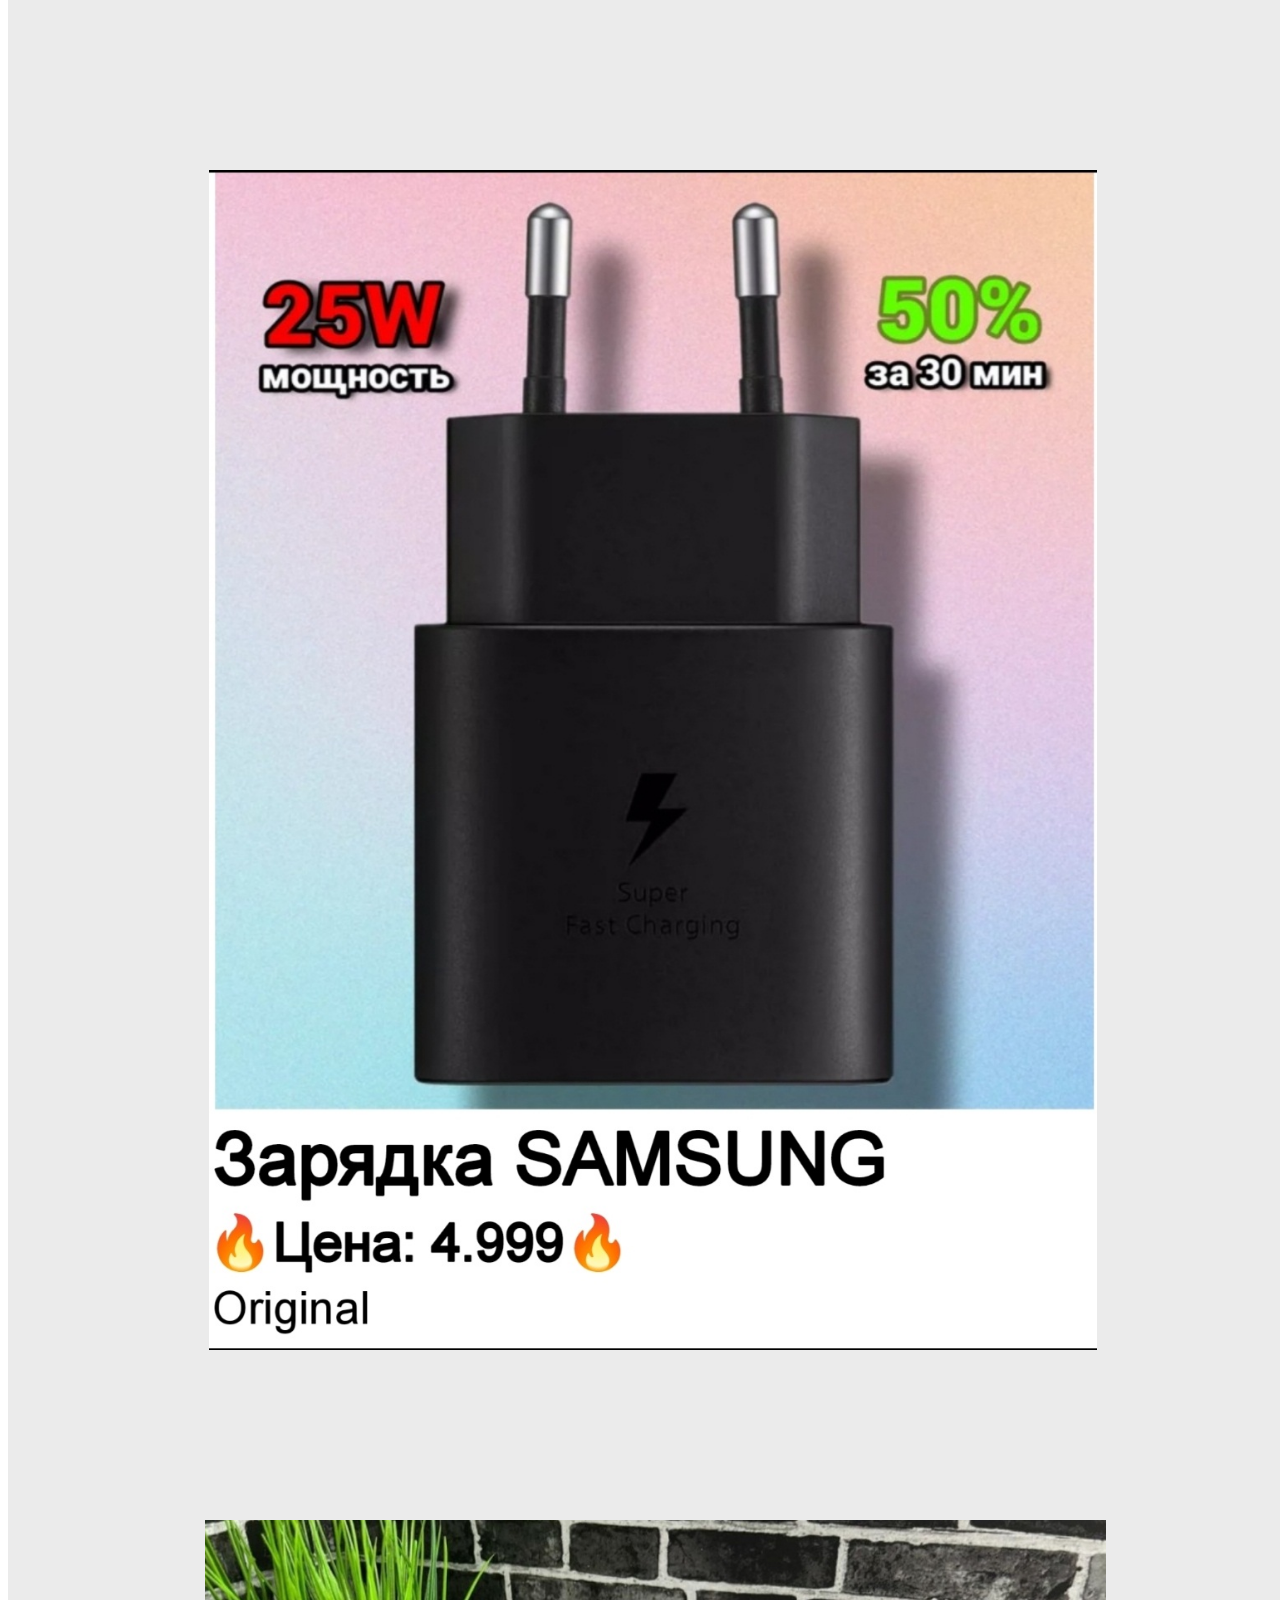
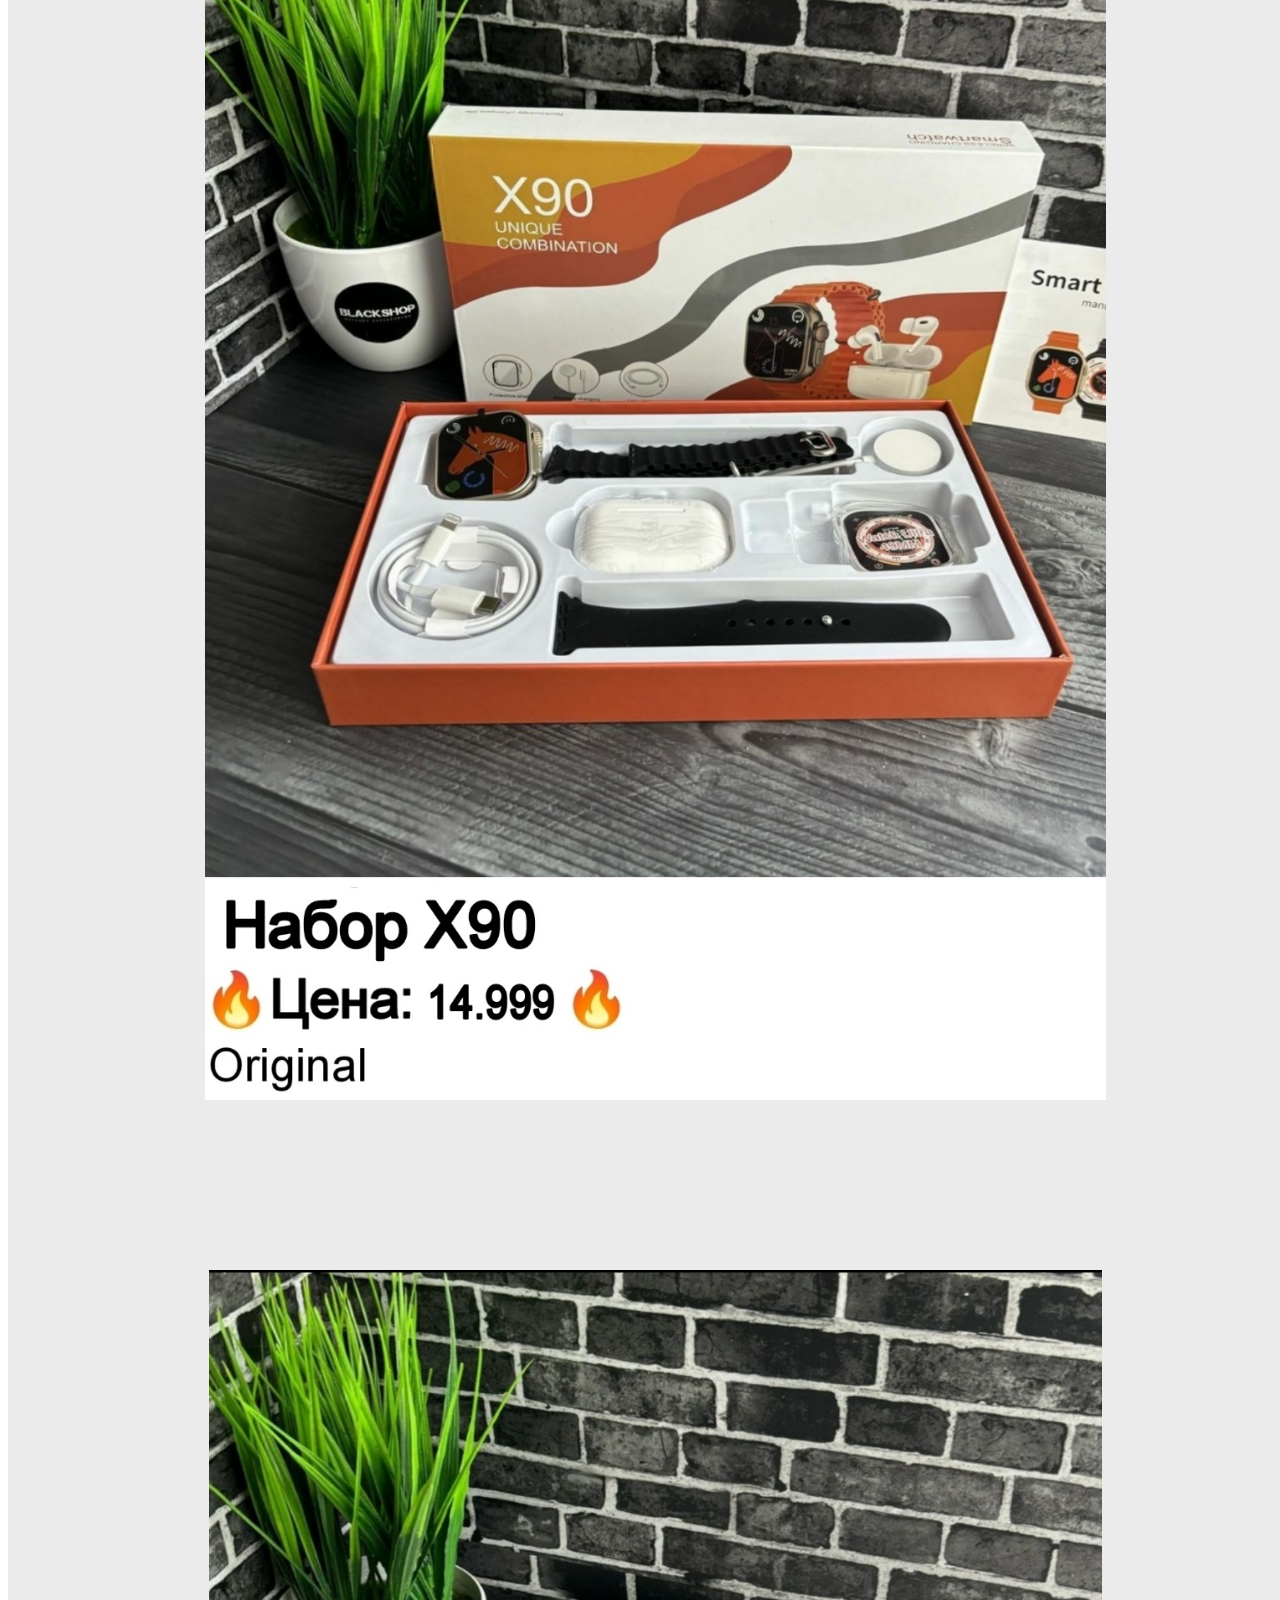
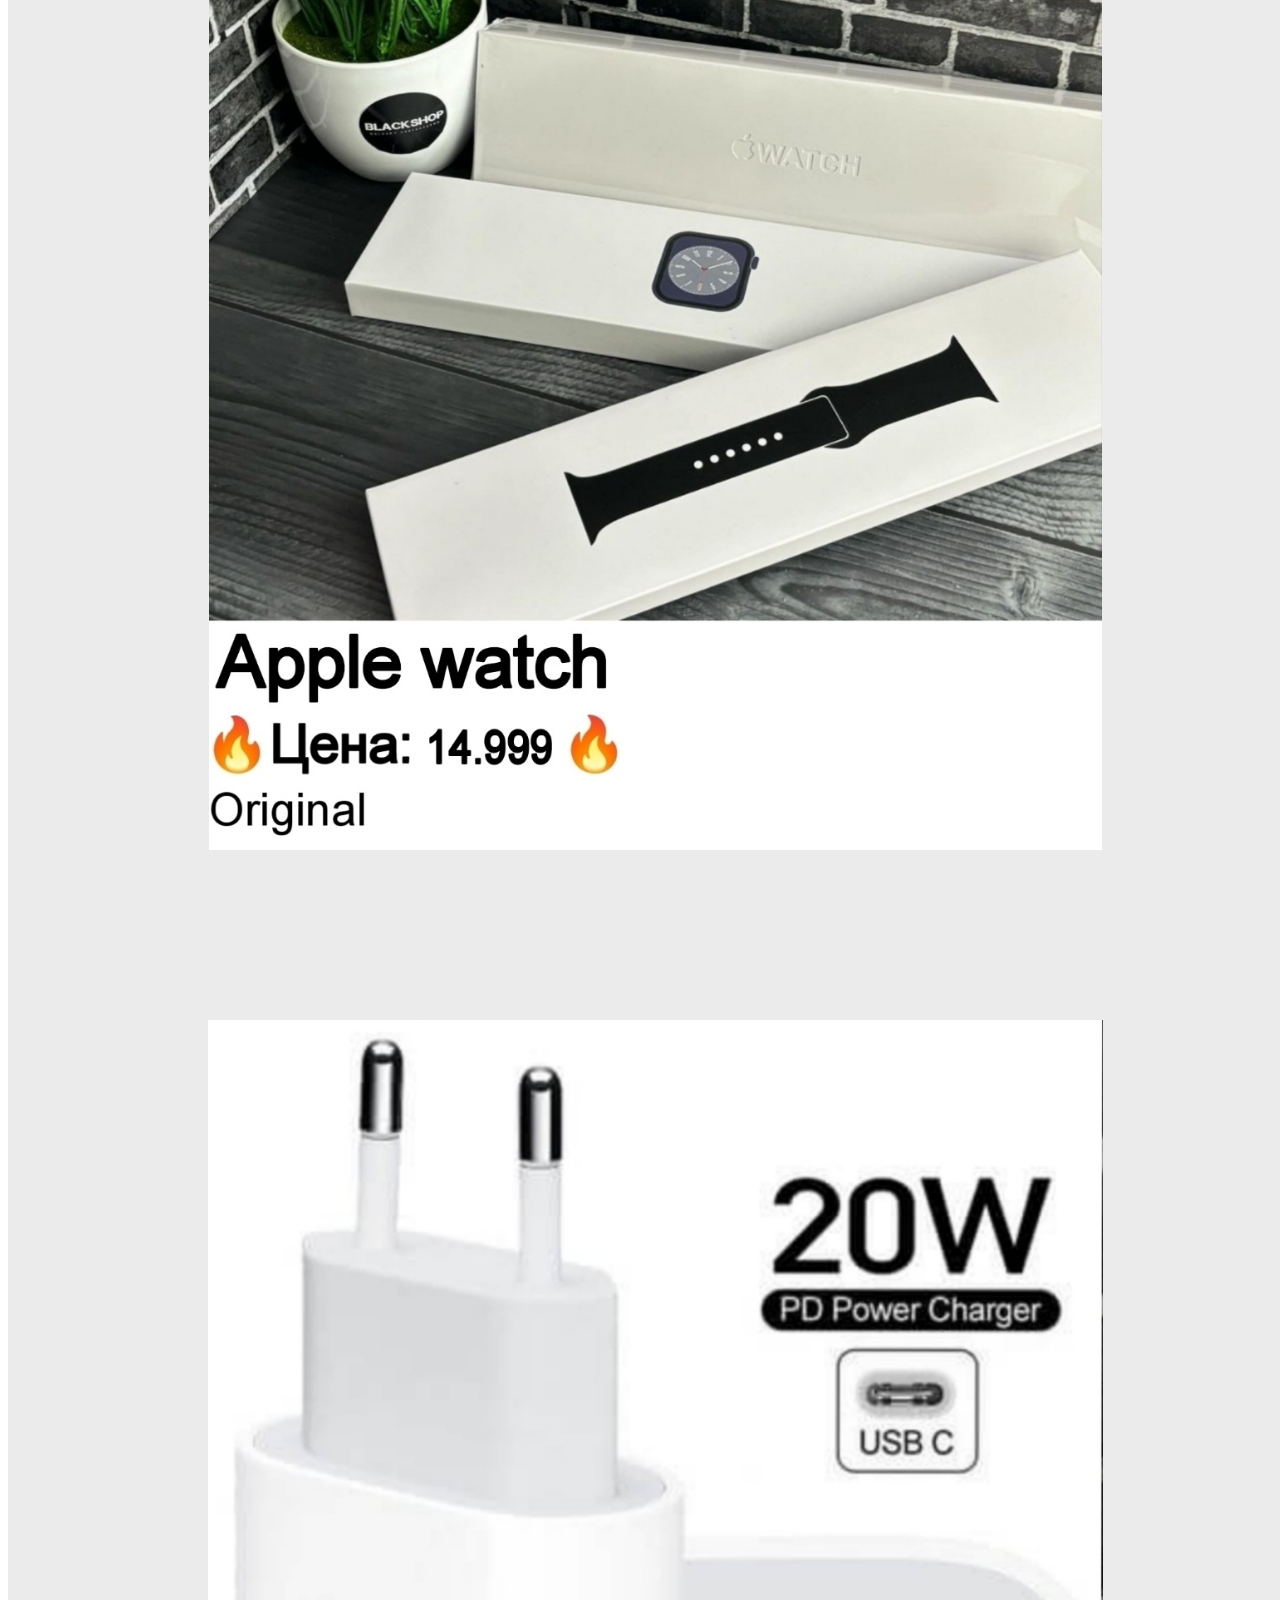
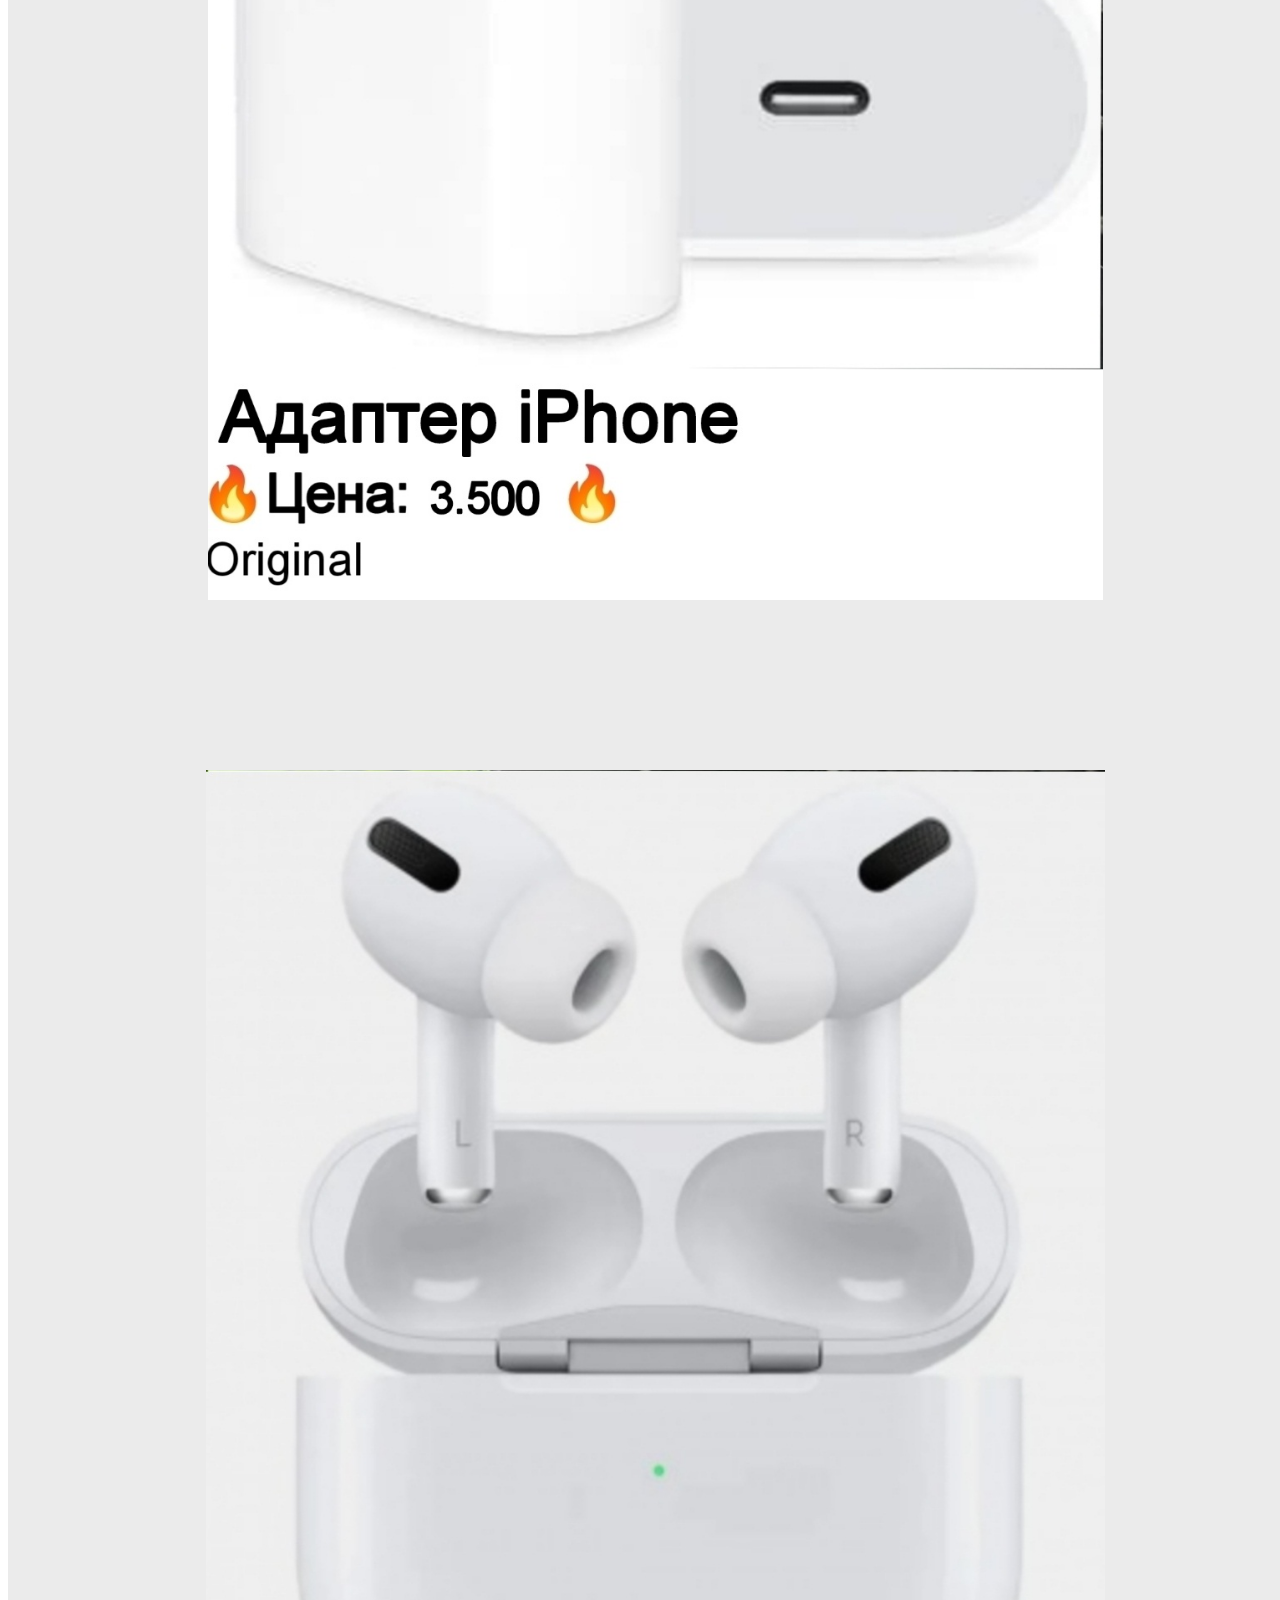
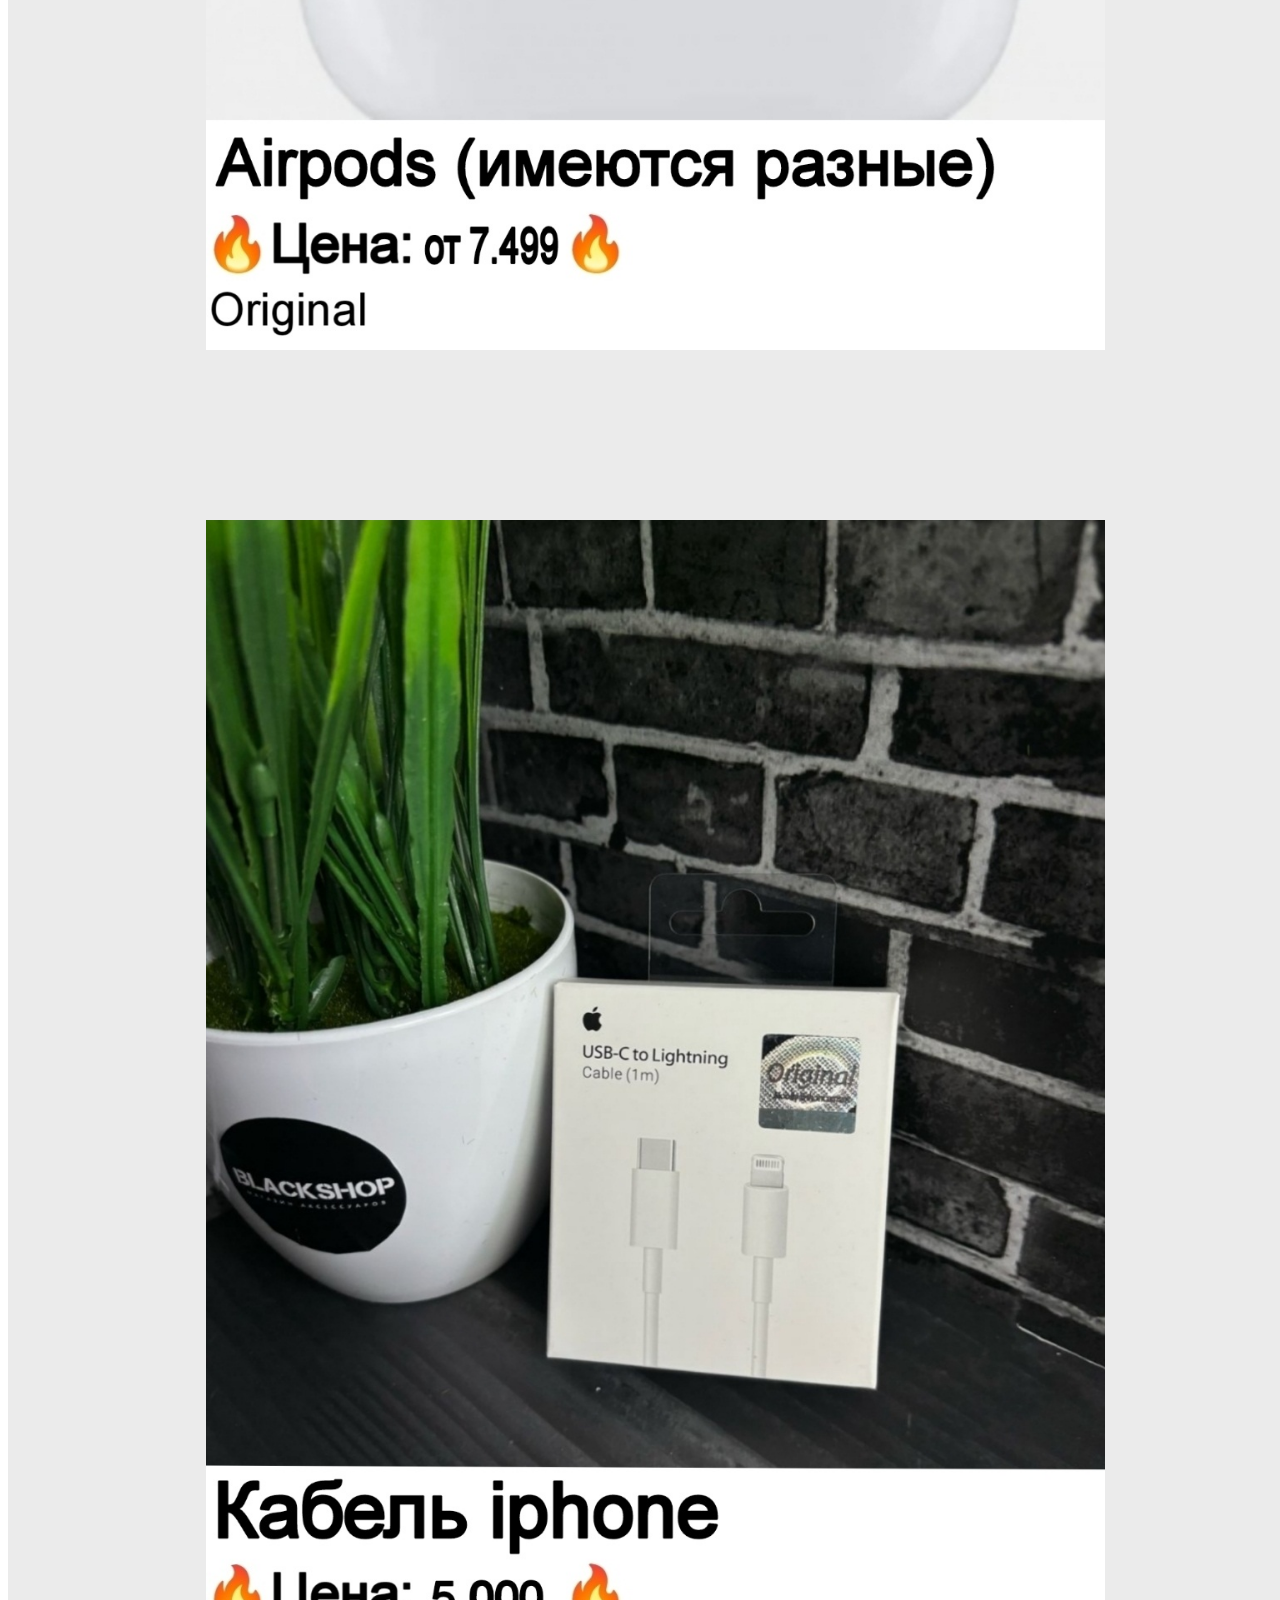
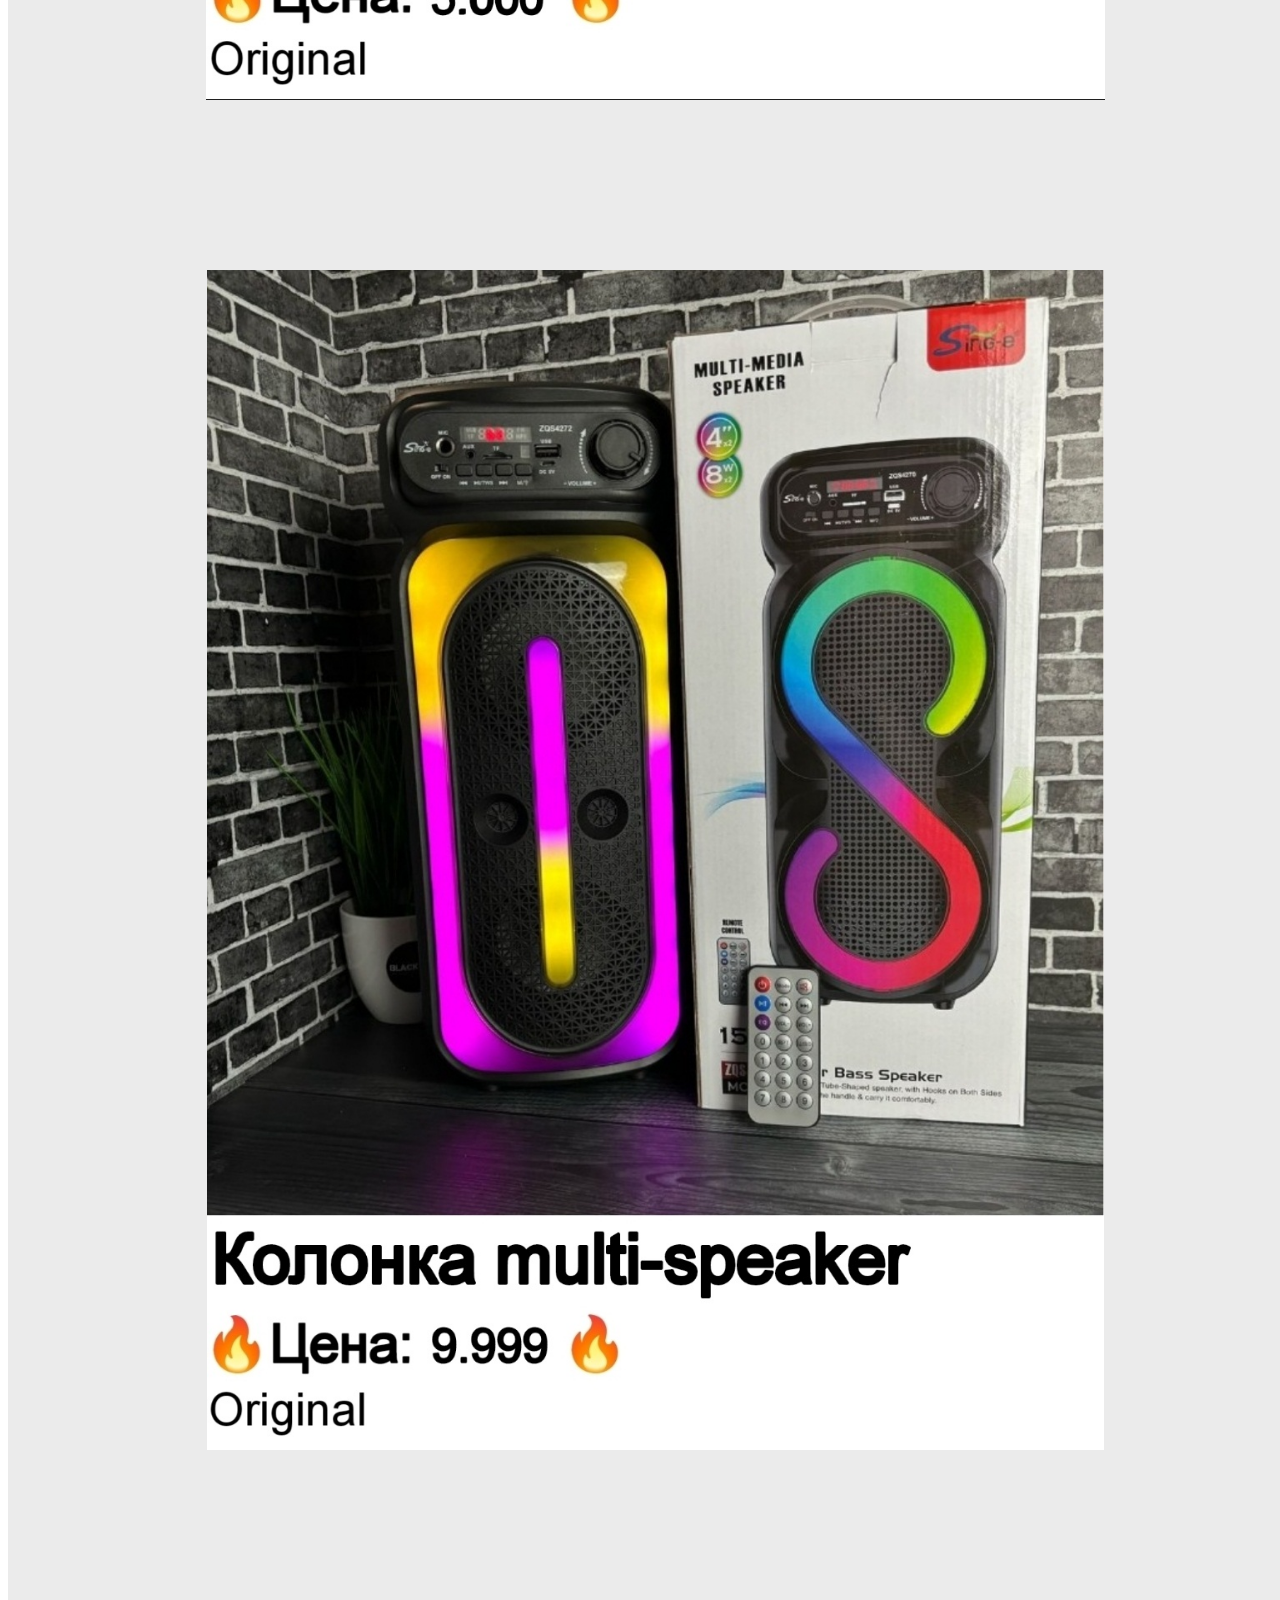
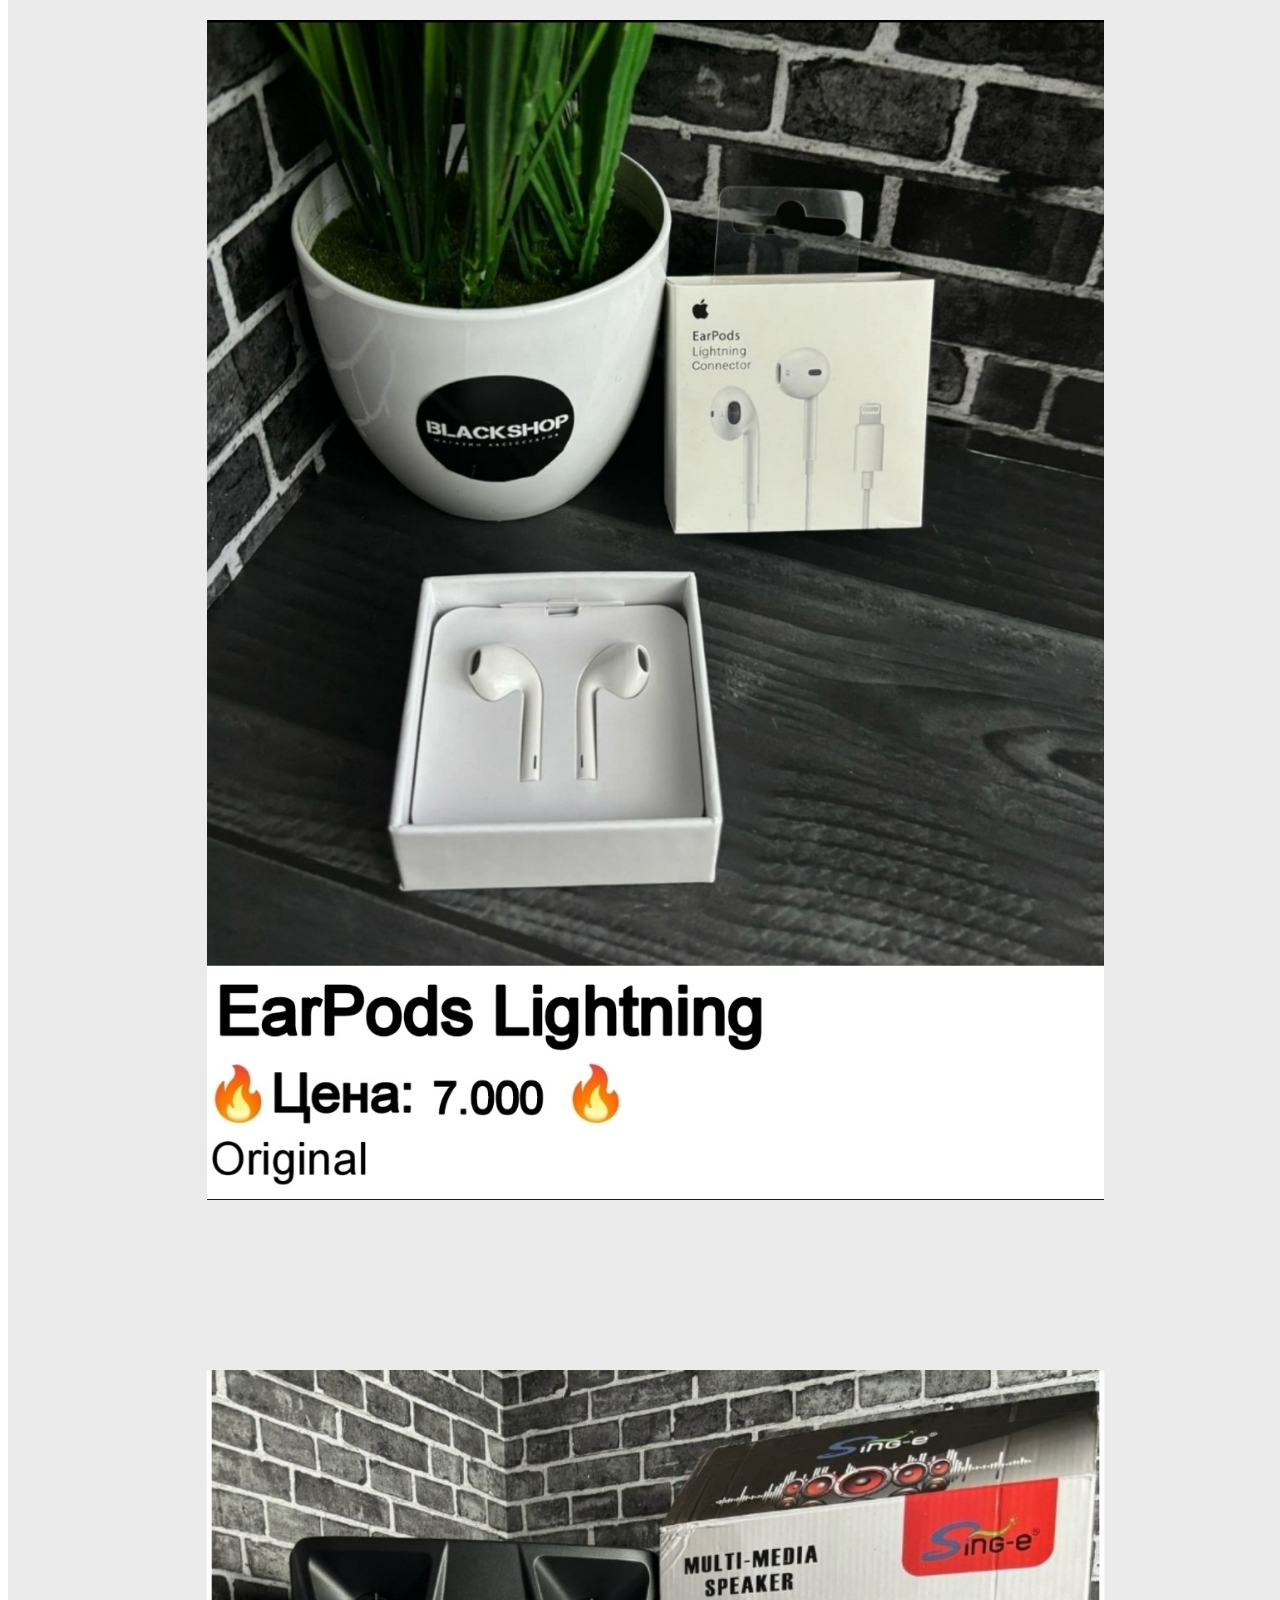
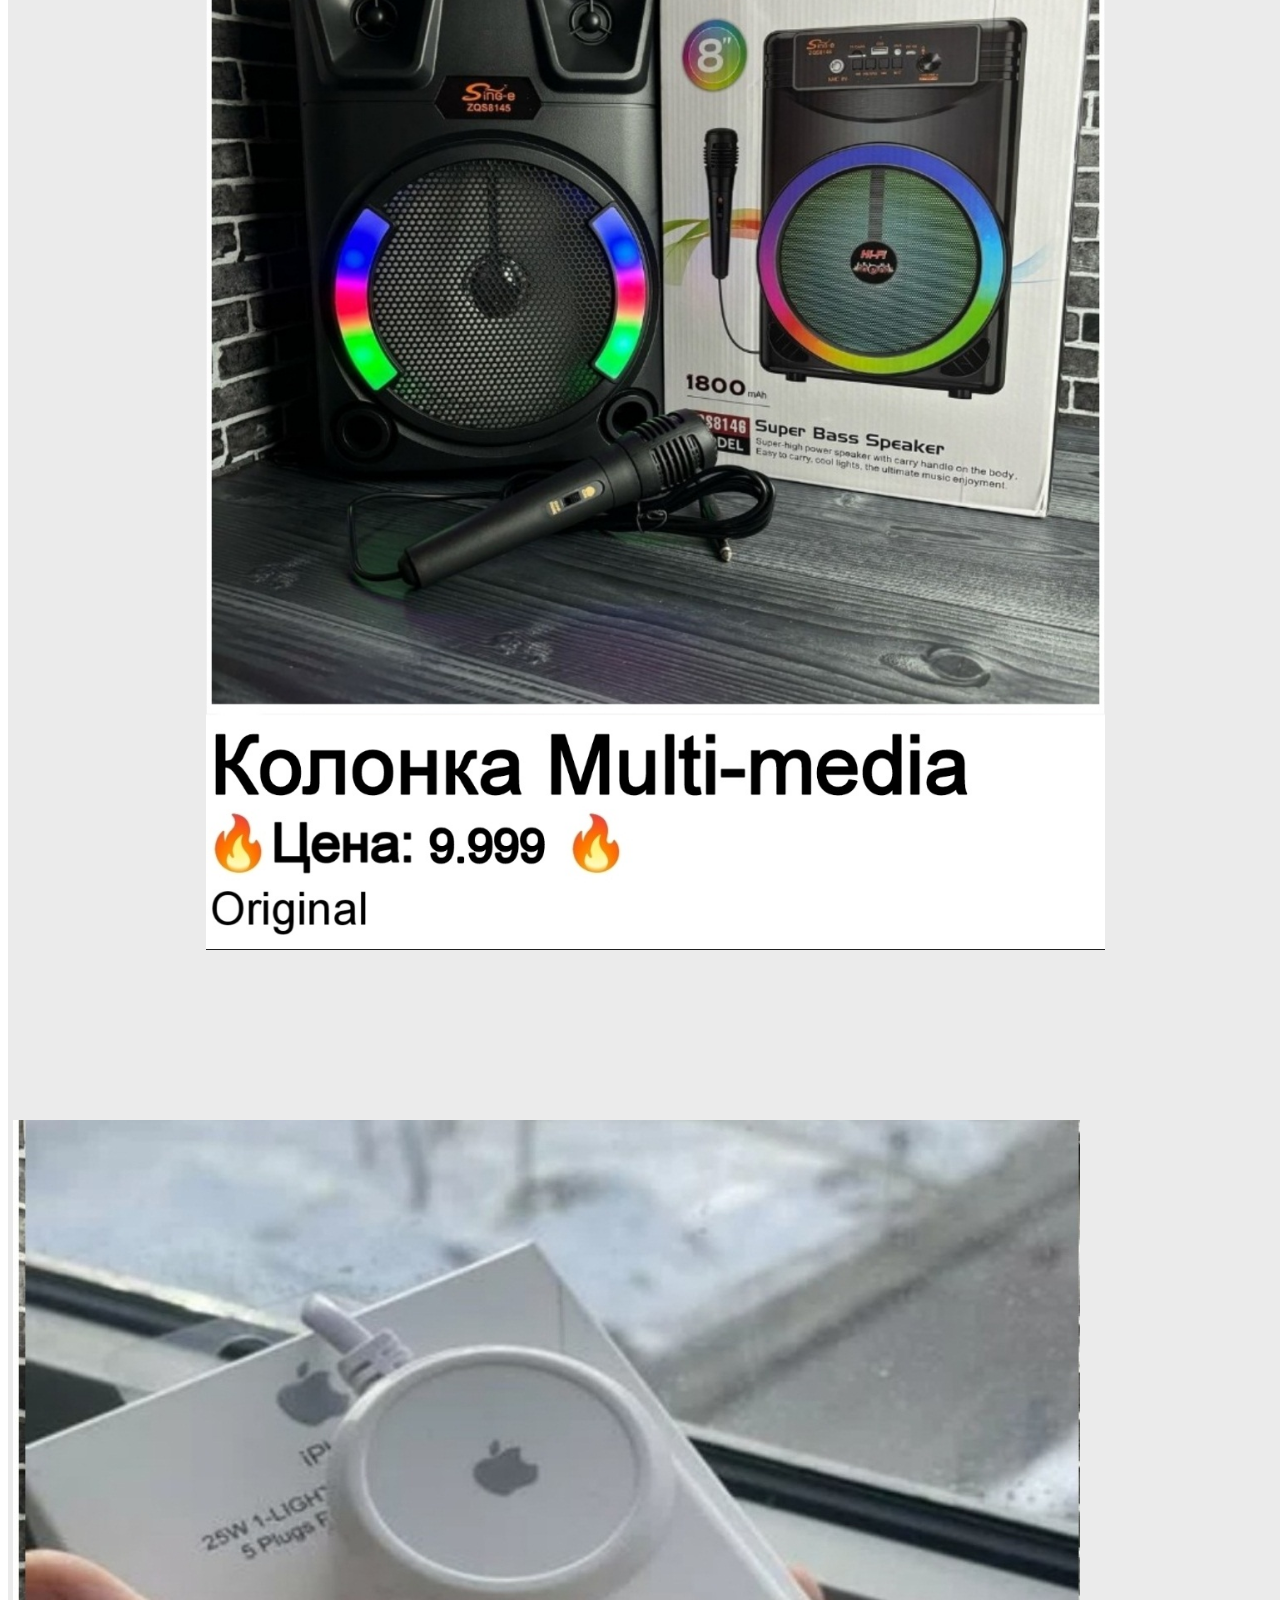
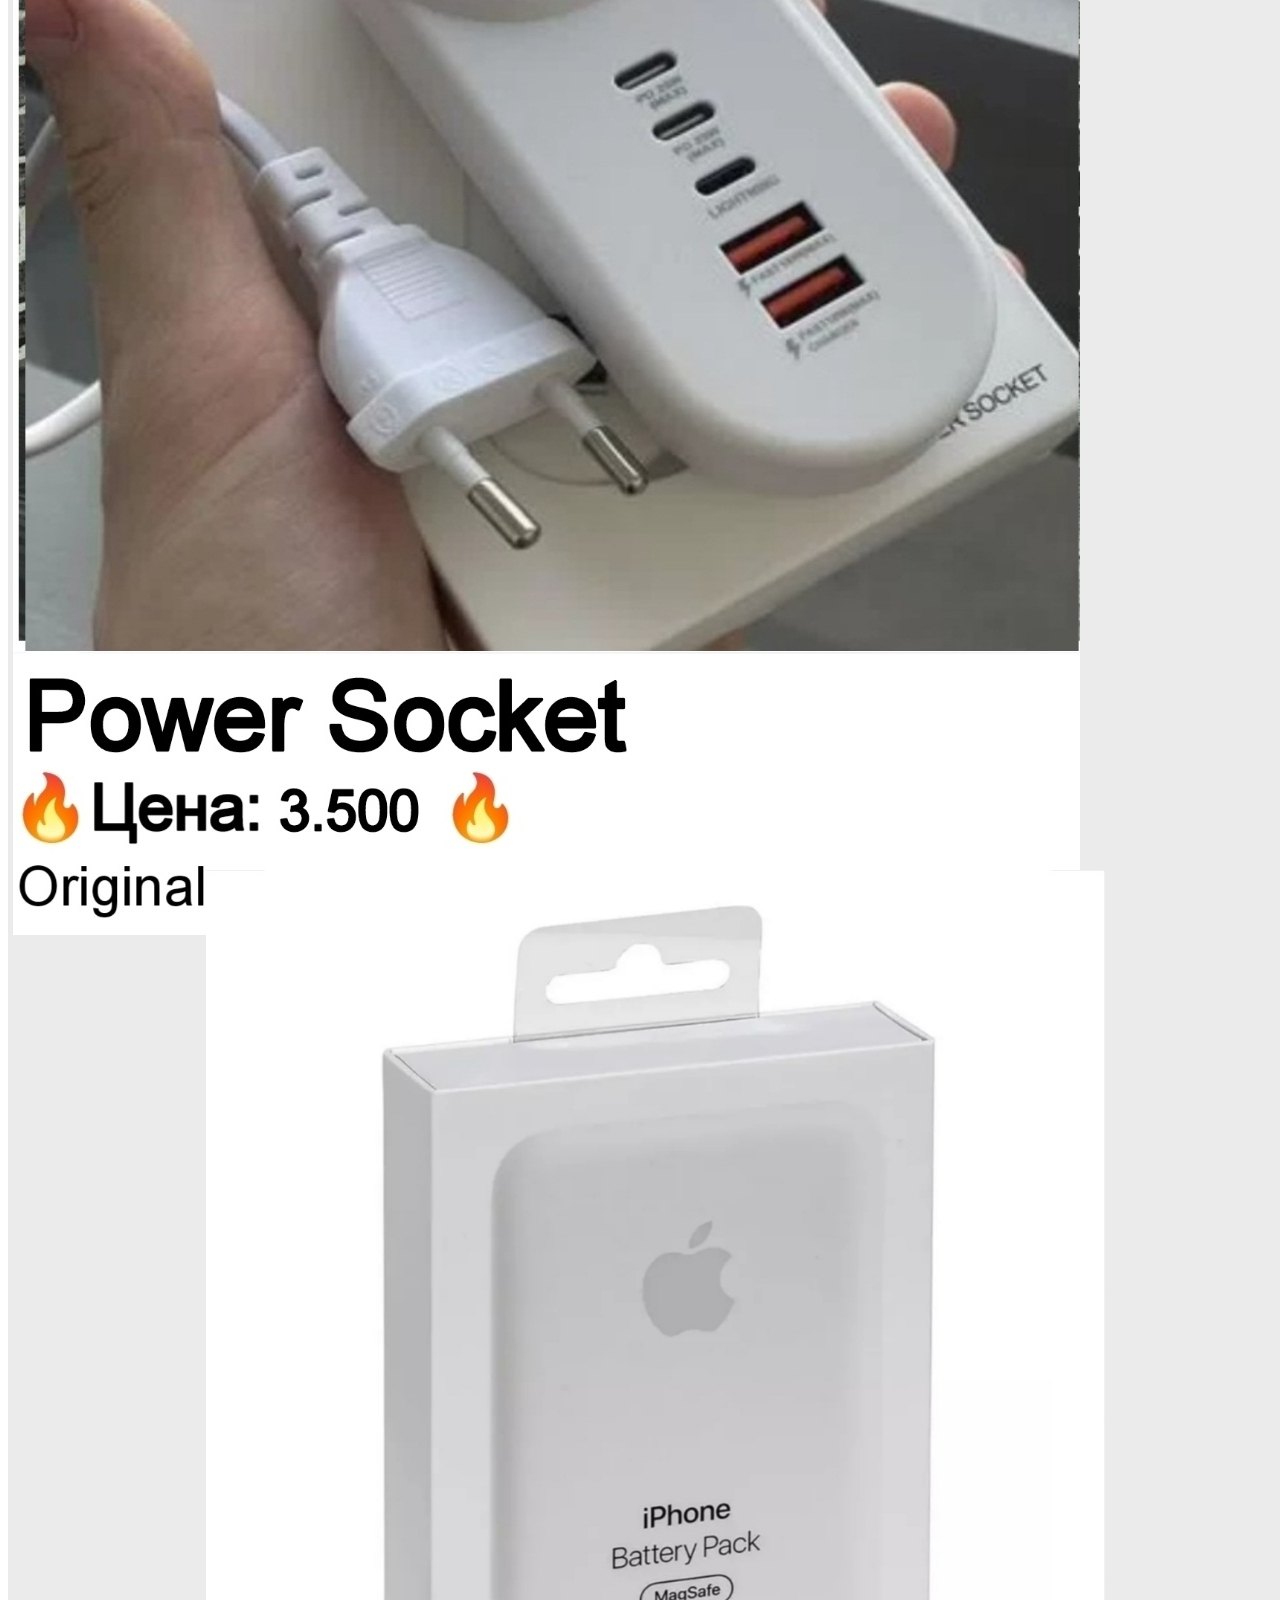
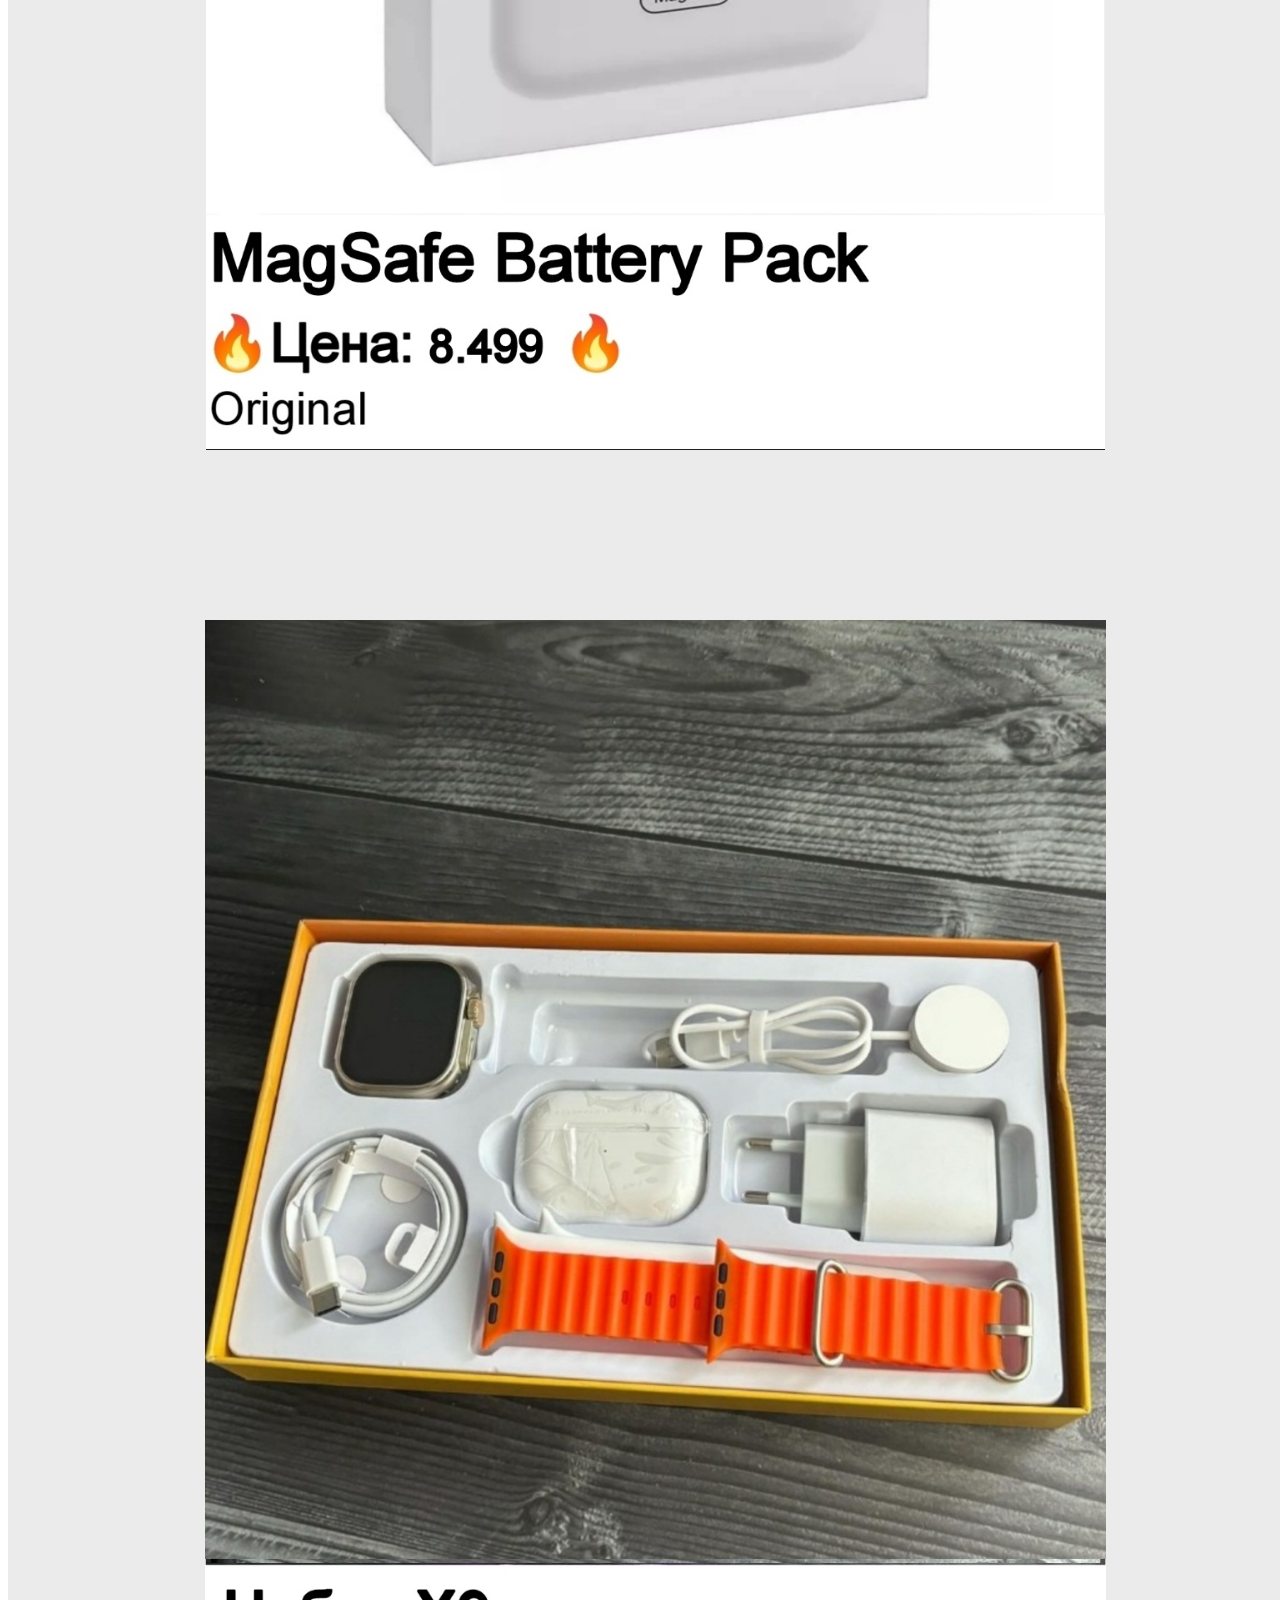
<file: index1.html>
<!DOCTYPE html>
<html lang="en">
<head>
	<meta charset="UTF-8">
	<title>BlackShop</title>
	<link rel="stylesheet" type="text/css" href="./style1.css">
</head>
<body>
<div class="header">
<div class="tovar1">
	<img src="img1.jpg" class="img1">
</div>
<div class="tovar2">
	<img src="img2.jpg" class="img2">
</div>
<div class="tovar3">
	<img src="img3.jpg" class="img3">
</div>
<div class="tovar4">
	<img src="img4.jpg" class="img4">
</div>
<div class="tovar5">
	<img src="img5.jpg" class="img5">
</div>
<div class="tovar6">
	<img src="img6.jpg" class="img6">
</div>
<div class="tovar7">
	<img src="img7.jpg" class="img7">
</div>
<div class="tovar8">
	<img src="img8.jpg" class="img8">
</div>
<div class="tovar9">
	<img src="img9.jpg" class="img9">
</div>
<div class="tovar10">
	<img src="img10.jpg" class="img10">
</div>
<div class="tovar11">
	<img src="img11.jpg" class="img11">
</div>
<div class="tovar12">
	<img src="img12.jpg" class="img12">
</div>
<div class="tovar13">
	<img src="img13.jpg" class="img13">
</div>
<div class="tovar14">
	<img src="img14.jpg" class="img14">
</div>
<div class="tovar15">
	<img src="img15.jpg" class="img15">
</div>
<div class="tovar16">
	<img src="img16.jpg" class="img16">
</div>
<div class="tovar17">
	<img src="img17.jpg" class="img17">
</div>
<h1 class="text">Пишите нам для получения<br> подробной информации о гаджете</h1>
</div>
</body>
</html>
</file>
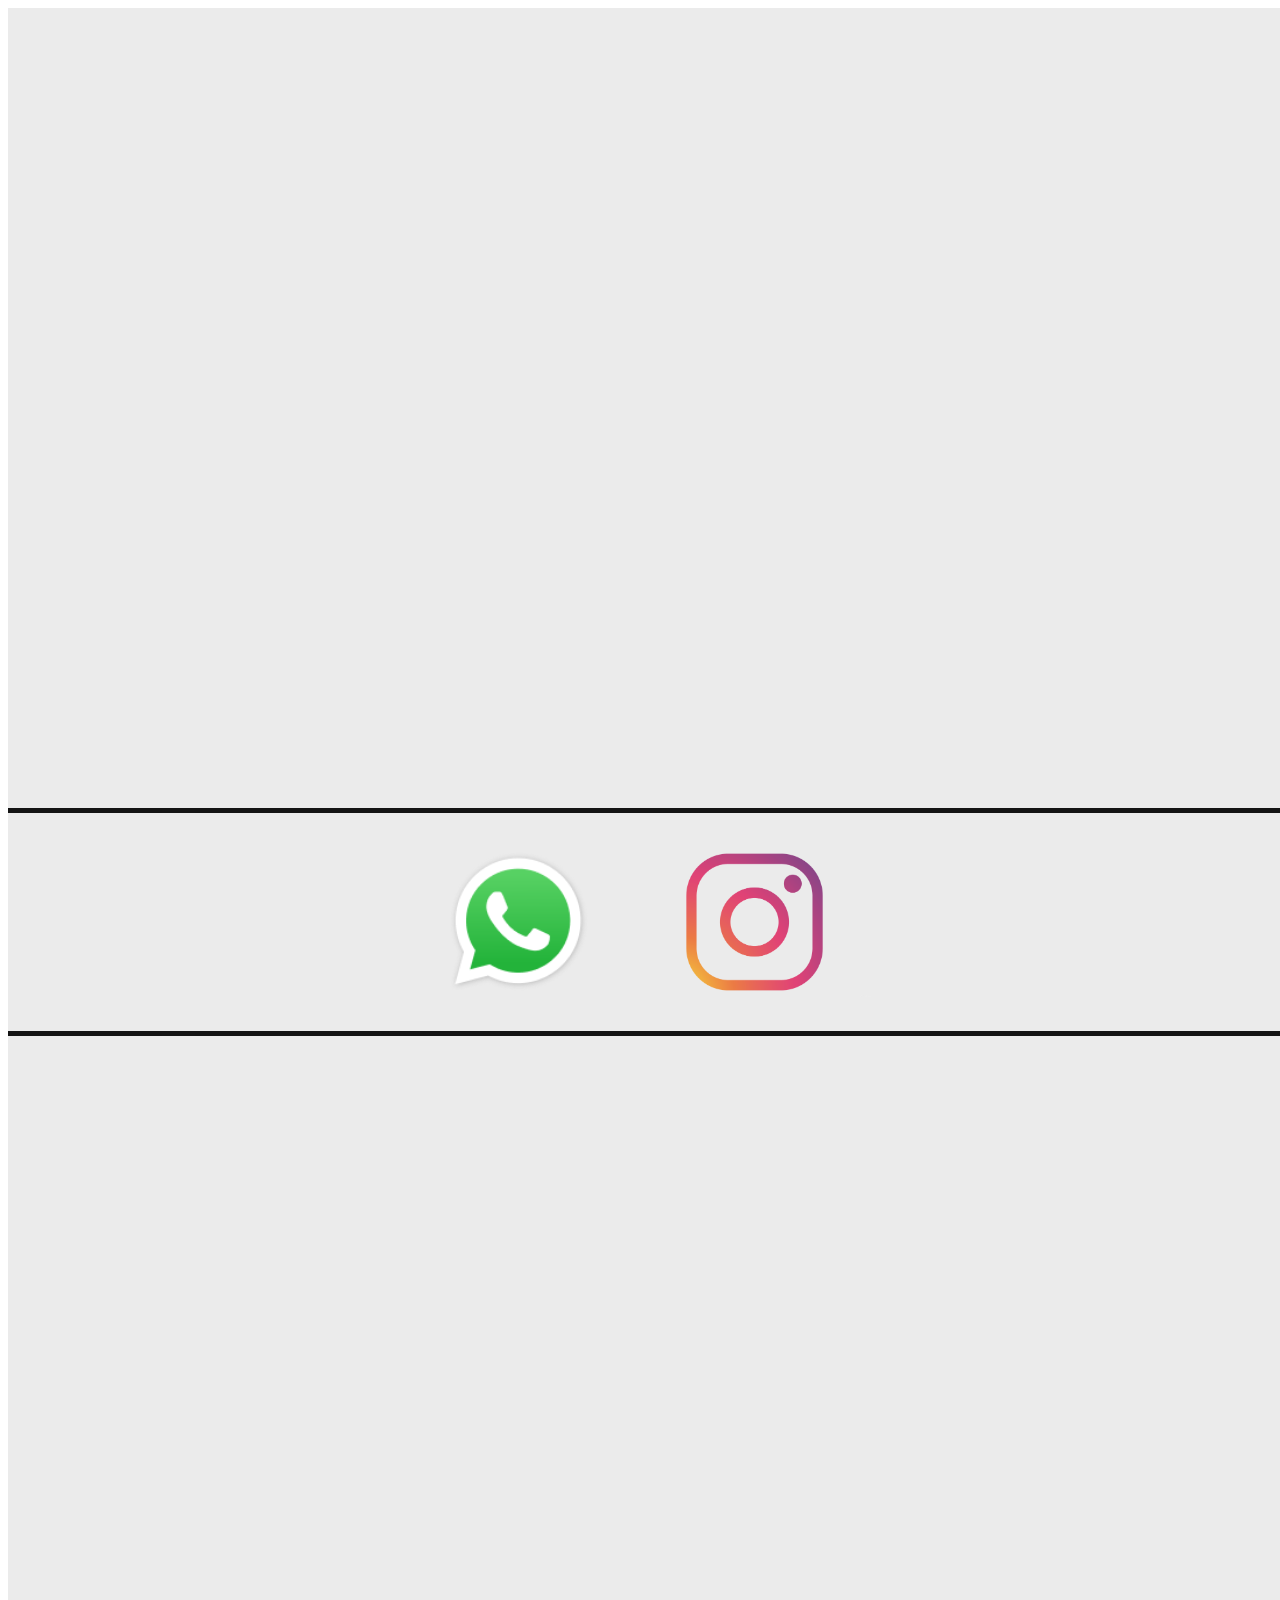
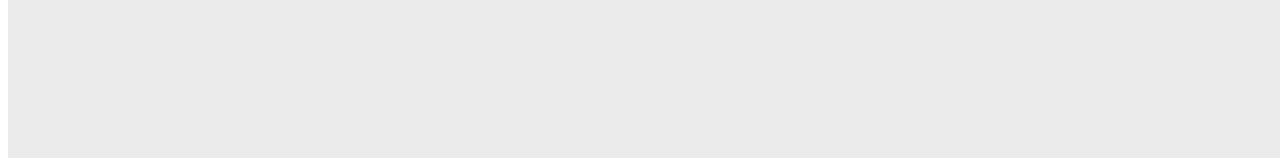
<file: index2.html>
<!DOCTYPE html>
<html lang="en">
<head>
	<meta charset="UTF-8">
	<title>BlackShop</title>
	<link rel="stylesheet" type="text/css" href="./style2.css">
</head>
<body>
	<div class="header">
		<div class="contact">
			<img src="str.jpg" class="img1">
			<a href="https://wa.me/+77779230219"><img src="what (2).png" class="what"></a>
			<a href="https://www.instagram.com/blackshop_sko?igsh=MWkwMjJmMWNtNnJpeg=="><img src="inst.png" class="inst"></a>
			<img src="str.jpg" class="img2">
		</div>
	</div>
</body>
</html>
</file>
<file: style1.css>
.header{
	background-color: #ebebeb;
	width: 1300px;
	height: 24700px;
	margin-top: -175px;
}
.tovar1{
	display: flex;
	height: 1350px;
	justify-content: center;
	margin-top: 175px;
}
.tovar2{
	display: flex;
	height: 1350px;
	justify-content: center;
	margin-left: -10px;
}
.tovar3{
	display: flex;
	margin-left: -10px;
	height: 1350px;
	justify-content: center;
}
.tovar4{
	display: flex;
	margin-left: -10px;
	height: 1350px;
	justify-content: center;
}
.tovar5{
	display: flex;
	margin-left: -10px;
	height: 1350px;
	justify-content: center;
}
.tovar6{
	display: flex;
	margin-left: -10px;
	height: 1350px;
	justify-content: center;
}
.tovar7{
	display: flex;
	margin-left: -10px;
	height: 1350px;
	justify-content: center;
}
.tovar8{
	display: flex;
	margin-left: -10px;
	height: 1350px;
	justify-content: center;
}
.tovar9{
	display: flex;
	margin-left: -10px;
	height: 1350px;
	justify-content: center;
}
.tovar10{
	display: flex
	margin-left: -10px;;
	height: 1350px;
	justify-content: center
}
.tovar11{
	display: flex;
	margin-left: -10px;
	height: 1350px;
	justify-content: center
}
.tovar12{
	display: flex;
	margin-left: -10px;
	height: 1350px;
	justify-content: center
}
.tovar13{
	display: flex;
	margin-left: -10px;
	height: 1350px;
	justify-content: center
}
.tovar14{
	display: flex;
	margin-left: -10px;
	height: 1350px;
	justify-content: center
}
.tovar15{
	display: flex;
	margin-left: -10px;
	height: 1350px;
	justify-content: center
}
.tovar16{
	display: flex;
	margin-left: -10px;
	height: 1350px;
	justify-content: center
}
.tovar17{
	display: flex;
	margin-left: -10px;
	height: 1350px;
	justify-content: center
}
.img1{
	margin-left: 5px;
	margin-left: -10px;
	margin-top: 170px;
}
.img2{
	margin-left: 5px;
	margin-top: 170px;
}
.img3{
	margin-left: 5px;
	margin-top: 170px;
}
.img4{
	margin-left: 5px;
	margin-top: 170px;
}
.img5{
	margin-left: 5px;
	margin-top: 170px;
}
.img6{
	margin-left: 5px;
	margin-top: 170px;
}
.img7{
	margin-left: 5px;
	margin-top: 170px;
}
.img8{
	margin-left: 5px;
	margin-top: 170px;
}
.img9{
	margin-left: 5px;
	margin-top: 170px;
}
.img10{
	margin-left: 5px;
	margin-top: 170px;
}
.img11{
	margin-left: 5px;
	margin-top: 170px;
}
.img12{
	margin-left: 5px;
	margin-top: 170px;
}
.img13{
	margin-left: 5px;
	margin-top: 170px;
}
.img14{
	margin-left: 5px;
	margin-top: 170px;
}
.img15{
	margin-left: 5px;
	margin-top: 170px;
}
.img16{
	margin-left: 5px;
	margin-top: 170px;
}
.img17{
	margin-left: 5px;
	margin-top: 170px;
}
.hhhhh{
	text-align: center;
	color: #595959;
	font-size: 60px;
}
.text{
	text-align: center;
	justify-content: center;	
}
.text{
    font-size: 67px;
    font-weight: 500;
    margin-top: 100px;
}
</file>
<file: style2.css>
.header{
	background-color: #ebebeb;
	width: 1300px;
	height: 1750px;
}
.contact{
	display: block;
	text-align: center;
}
.img1{
	height: 5px;
	width: 1300px;
	margin-top: 800px;
}
.img2{
	height: 5px;
	width: 1300px;
	margin-top: 30px;
}
.what{
	height: 150px;
	margin-top: 30px;
}
.inst{
	height: 150px;
	margin-left: 40px;
}
.tell{
	color: #000;
	font-size: 60px;
	font-weight: 500;
}
.aaa{
	text-decoration: none;
}
</file>
